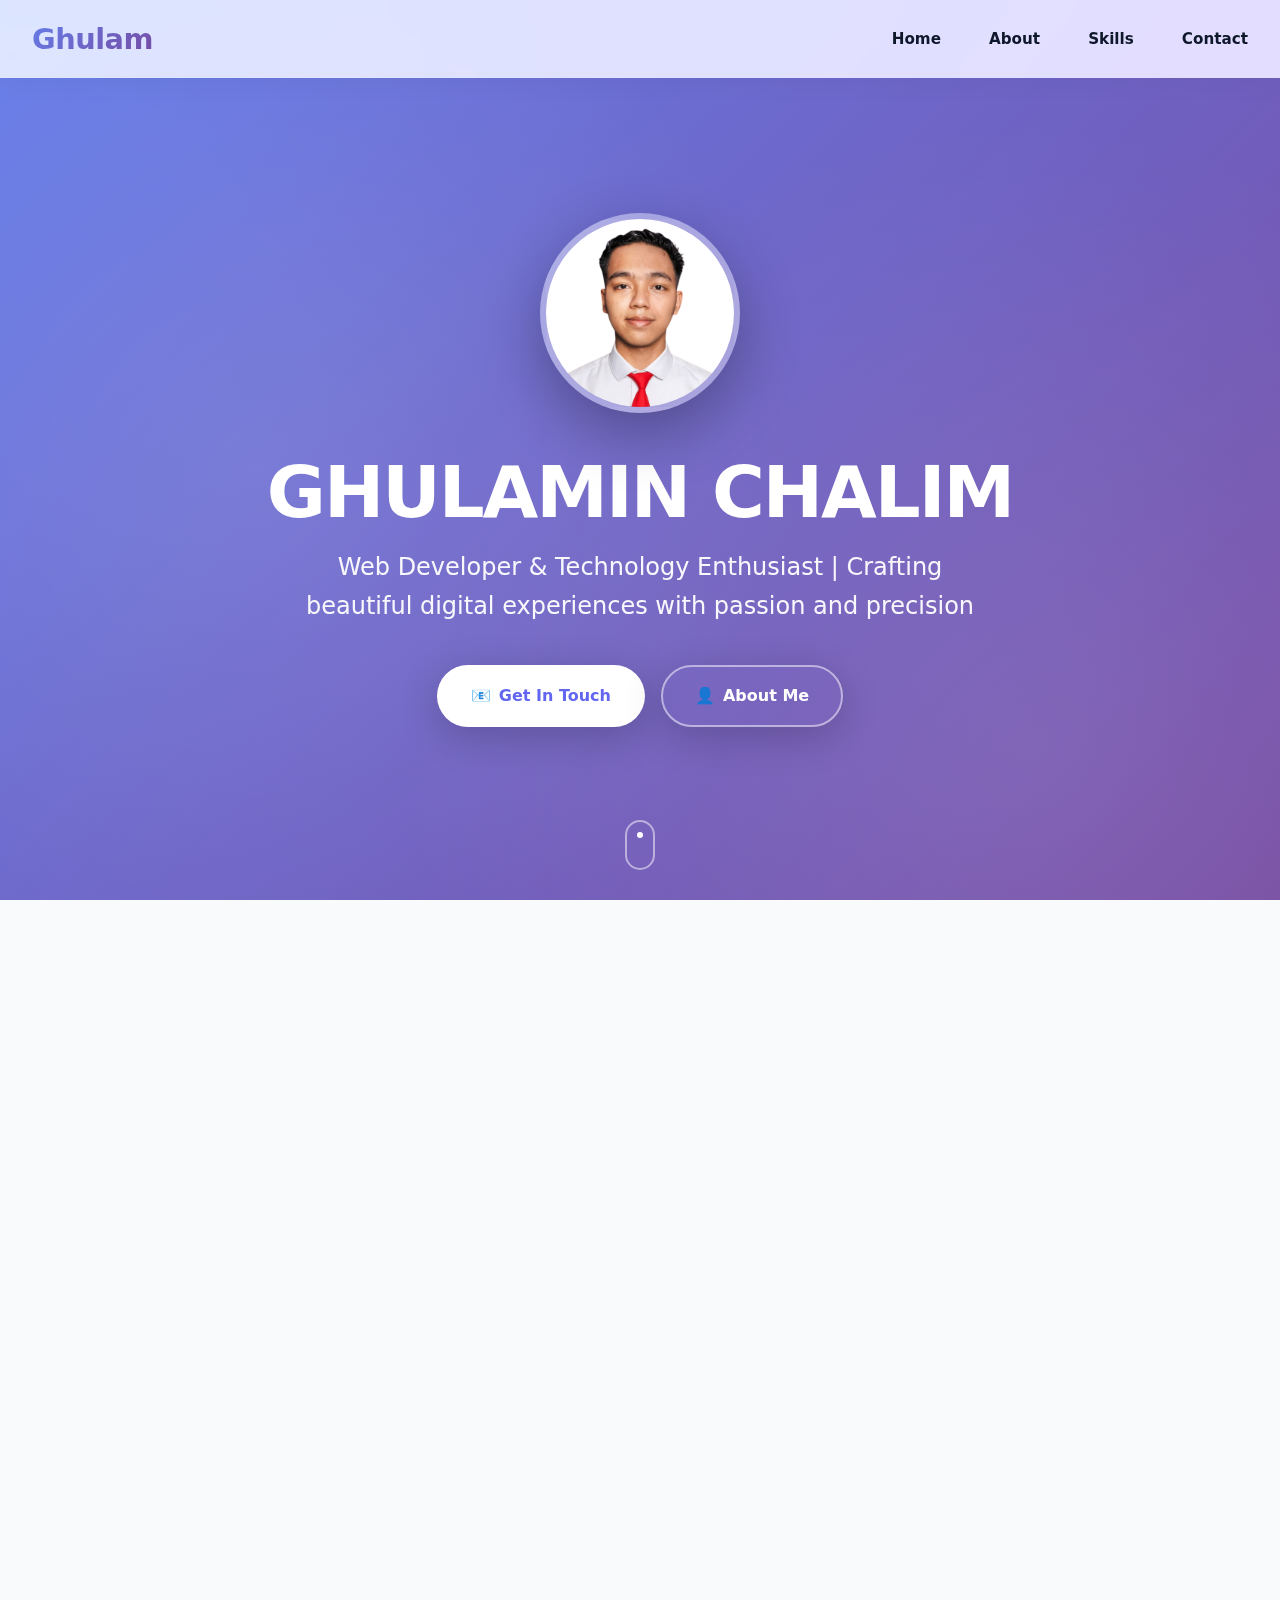
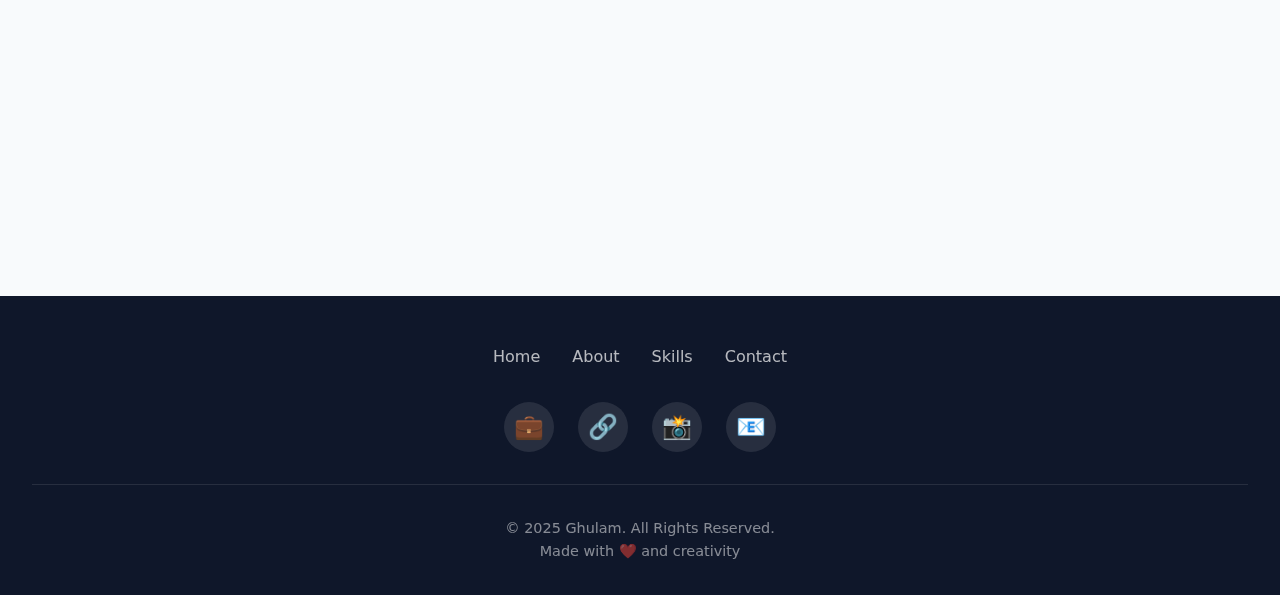
<file: index.html>
<!DOCTYPE html>
<html lang="id">
<head>
    <meta charset="UTF-8">
    <meta name="viewport" content="width=device-width, initial-scale=1.0">
    <title>Portfolio - Ghulam</title>
    <link rel="stylesheet" href="assets/style.css">
</head>
<body>
    <!-- Navigation Bar -->
    <nav id="navbar">
        <div class="nav-container">
            <div class="logo">Ghulam</div>
            <div class="mobile-menu-btn" id="mobileMenuBtn">
                <span></span>
                <span></span>
                <span></span>
            </div>
            <ul class="nav-links" id="navLinks">
                <li><a href="#home">Home</a></li>
                <li><a href="#about">About</a></li>
                <li><a href="#skills">Skills</a></li>
                <li><a href="#contact">Contact</a></li>
            </ul>
        </div>
    </nav>

    <!-- Hero Section -->
    <div id="home" class="hero">
        <div class="hero-content">
            <div class="profile-img-wrapper">
                <img src="assets/profile.png" alt="Profile" class="profile-img">
            </div>
            <h1>GHULAMIN CHALIM</h1>
            <p class="subtitle">Web Developer & Technology Enthusiast | Crafting beautiful digital experiences with passion and precision</p>
            <div class="cta-buttons">
                <a href="#contact" class="cta-button">
                    <span>📧</span> Get In Touch
                </a>
                <a href="#about" class="cta-button secondary">
                    <span>👤</span> About Me
                </a>
            </div>
        </div>
        <div class="scroll-indicator">
            <span></span>
        </div>
    </div>

    <!-- About Section -->
    <section id="about" class="about">
        <div class="section-header">
            <div class="section-tag">TENTANG SAYA</div>
            <h2 class="section-title">Who Am I?</h2>
            <p class="section-description">Passionate developer dengan visi menciptakan web yang indah dan fungsional</p>
        </div>
        <div class="about-content">
            <div class="about-text">
                <p>
                    Halo! Saya adalah seorang <strong>web developer</strong> yang passionate dalam menciptakan 
                    pengalaman digital yang menarik dan fungsional. Dengan pengalaman dalam 
                    berbagai teknologi web modern, saya selalu berusaha untuk terus belajar 
                    dan mengembangkan skill saya.
                </p>
                <p>
                    Saya percaya bahwa <strong>design yang baik</strong> tidak hanya tentang estetika, 
                    tetapi juga tentang memecahkan masalah dan memberikan value kepada pengguna. 
                    Setiap project adalah kesempatan untuk menciptakan sesuatu yang meaningful.
                </p>
                <div class="stats">
                    <div class="stat-item">
                        <div class="stat-number">2+</div>
                        <div class="stat-label">Years Experience</div>
                    </div>
                    <div class="stat-item">
                        <div class="stat-number">5+</div>
                        <div class="stat-label">Projects Done</div>
                    </div>
                    <div class="stat-item">
                        <div class="stat-number">3+</div>
                        <div class="stat-label">Happy Clients</div>
                    </div>
                </div>
            </div>
            <div class="hobbies-section">
                <h3>Hobi & Minat</h3>
                <ul class="hobbies">
                    <li><strong>💻</strong> <span>Coding & Programming</span></li>
                    <li><strong>🎨</strong> <span>UI/UX Design</span></li>
                    <li><strong>📚</strong> <span>Belajar Teknologi Baru</span></li>
                    <li><strong>🎮</strong> <span>Problem Solving</span></li>
                    <li><strong>✈️</strong> <span>Traveling & Exploration</span></li>
                </ul>
            </div>
        </div>
    </section>

    <!-- Skills Section -->
    <section id="skills" class="skills">
        <div class="section-header">
            <div class="section-tag">KEAHLIAN</div>
            <h2 class="section-title">Skills & Expertise</h2>
            <p class="section-description">Teknologi dan tools yang saya kuasai untuk menciptakan solusi digital terbaik</p>
        </div>
        <div class="skills-grid">
            <div class="skill-card">
                <div class="skill-icon">🌐</div>
                <h3>Web Development</h3>
                <p>HTML5, CSS3, JavaScript, React - Membangun website modern, responsive, dan performant</p>
            </div>
            <div class="skill-card">
                <div class="skill-icon">⚙️</div>
                <h3>Backend Development</h3>
                <p>Node.js, Laravel - Building robust server-side applications</p>
            </div>
            <div class="skill-card">
                <div class="skill-icon">🔧</div>
                <h3>Problem Solving</h3>
                <p>Analytical Thinking - Mengidentifikasi dan solve masalah dengan pendekatan sistematis</p>
            </div>
        </div>
    </section>

    <!-- Contact Section -->
    <section id="contact" class="contact">
        <div class="section-header">
            <div class="section-tag">KONTAK</div>
            <h2 class="section-title">Let's Connect</h2>
            <p class="section-description">Punya project atau ide? Mari kita wujudkan bersama!</p>
        </div>
        <div class="contact-grid">
            <div class="contact-card">
                <div class="contact-icon">📱</div>
                <h3>Instagram</h3>
                <a href="https://instagram.com/ghulamc_" target="_blank">@ghulamc_</a>
            </div>
            <div class="contact-card">
                <div class="contact-icon">🌐</div>
                <h3>Personal Website</h3>
                <a href="https://ghulam.my.id" target="_blank">ghulam.my.id</a>
            </div>
        </div>
    </section>

    <!-- Footer -->
    <footer>
        <div class="footer-content">
            <div class="footer-links">
                <a href="#home">Home</a>
                <a href="#about">About</a>
                <a href="#skills">Skills</a>
                <a href="#contact">Contact</a>
            </div>
            <div class="social-links">
                <a href="https://github.com/ghulamch" target="_blank" title="GitHub">💼</a>
                <a href="https://www.linkedin.com/in/ghulaminchalimalwi/" target="_blank" title="LinkedIn">🔗</a>
                <a href="https://instagram.com/ghulamc_" target="_blank" title="Instagram">📸</a>
                <a href="mailto:mail@ghulam.my.id" title="Email">📧</a>
            </div>
            <div class="footer-bottom">
                <p>&copy; 2025 Ghulam. All Rights Reserved.</p>
                <p>Made with ❤️ and creativity</p>
            </div>
        </div>
    </footer>

    <script src="assets/script.js"></script>
</body>
</html>
</file>
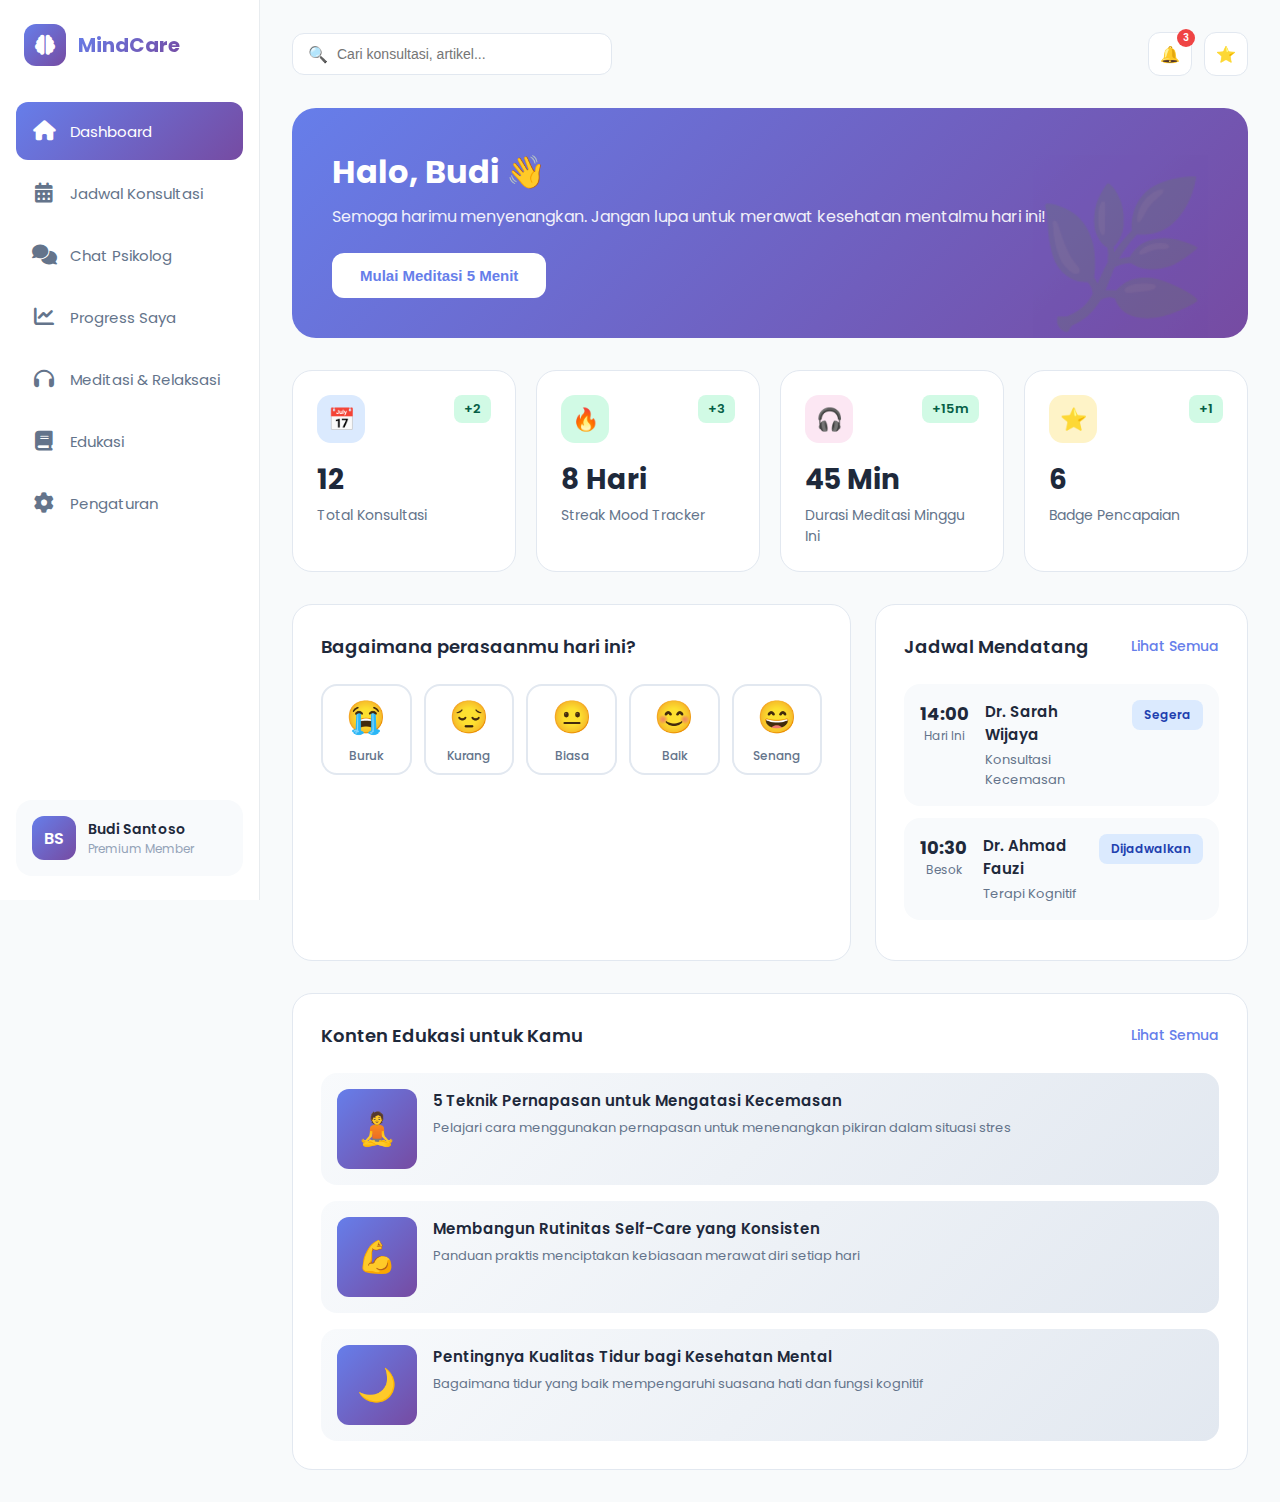
<file: dashboard.html>
<!DOCTYPE html>
<html lang="id">
<head>
    <meta charset="UTF-8">
    <meta name="viewport" content="width=device-width, initial-scale=1.0">
    <title>Dashboard - MindCare</title>
    <link href="https://fonts.googleapis.com/css2?family=Poppins:wght@300;400;500;600;700&display=swap" rel="stylesheet">
    <link rel="stylesheet" href="https://cdnjs.cloudflare.com/ajax/libs/font-awesome/6.4.0/css/all.min.css">
    <style>
        * {
            margin: 0;
            padding: 0;
            box-sizing: border-box;
        }

        body {
            font-family: 'Poppins', sans-serif;
            background: #f8fafb;
            overflow-x: hidden;
        }

        /* Sidebar */
        .sidebar {
            position: fixed;
            left: 0;
            top: 0;
            width: 260px;
            height: 100vh;
            background: white;
            padding: 24px 0;
            z-index: 100;
            transition: transform 0.3s ease;
            border-right: 1px solid #e8ecef;
        }

        .logo-area {
            padding: 0 24px 32px;
            display: flex;
            align-items: center;
            gap: 12px;
        }

        .logo-icon {
            width: 42px;
            height: 42px;
            background: linear-gradient(135deg, #667eea 0%, #764ba2 100%);
            border-radius: 12px;
            display: flex;
            align-items: center;
            justify-content: center;
            font-size: 20px;
            color: white;
        }

        .logo-text {
            font-size: 20px;
            font-weight: 700;
            background: linear-gradient(135deg, #667eea 0%, #764ba2 100%);
            -webkit-background-clip: text;
            -webkit-text-fill-color: transparent;
        }

        .nav-menu {
            list-style: none;
        }

        .nav-item {
            margin: 4px 16px;
        }

        .nav-link {
            display: flex;
            align-items: center;
            gap: 14px;
            padding: 14px 16px;
            color: #64748b;
            text-decoration: none;
            border-radius: 12px;
            transition: all 0.2s;
            font-size: 15px;
        }

        .nav-link:hover {
            background: #f1f5f9;
            color: #334155;
        }

        .nav-link.active {
            background: linear-gradient(135deg, #667eea 0%, #764ba2 100%);
            color: white;
        }

        .nav-icon {
            font-size: 20px;
            width: 24px;
            text-align: center;
        }

        .user-profile {
            position: absolute;
            bottom: 24px;
            left: 16px;
            right: 16px;
            padding: 16px;
            background: #f8fafc;
            border-radius: 16px;
            display: flex;
            align-items: center;
            gap: 12px;
        }

        .profile-img {
            width: 44px;
            height: 44px;
            border-radius: 12px;
            background: linear-gradient(135deg, #667eea 0%, #764ba2 100%);
            display: flex;
            align-items: center;
            justify-content: center;
            color: white;
            font-weight: 600;
            font-size: 16px;
        }

        .profile-info h4 {
            font-size: 14px;
            font-weight: 600;
            color: #1e293b;
        }

        .profile-info p {
            font-size: 12px;
            color: #94a3b8;
        }

        /* Main Content */
        .main-content {
            margin-left: 260px;
            padding: 32px;
            min-height: 100vh;
        }

        .top-bar {
            display: flex;
            justify-content: space-between;
            align-items: center;
            margin-bottom: 32px;
        }

        .search-box {
            position: relative;
            width: 320px;
        }

        .search-box input {
            width: 100%;
            padding: 12px 16px 12px 44px;
            border: 1px solid #e2e8f0;
            border-radius: 12px;
            font-size: 14px;
            outline: none;
            transition: all 0.2s;
        }

        .search-box input:focus {
            border-color: #667eea;
            box-shadow: 0 0 0 3px rgba(102, 126, 234, 0.1);
        }

        .search-icon {
            position: absolute;
            left: 16px;
            top: 50%;
            transform: translateY(-50%);
            color: #94a3b8;
        }

        .top-actions {
            display: flex;
            gap: 12px;
        }

        .icon-btn {
            width: 44px;
            height: 44px;
            border-radius: 12px;
            border: 1px solid #e2e8f0;
            background: white;
            display: flex;
            align-items: center;
            justify-content: center;
            cursor: pointer;
            transition: all 0.2s;
            position: relative;
        }

        .icon-btn:hover {
            background: #f8fafc;
            border-color: #cbd5e1;
        }

        .badge-notif {
            position: absolute;
            top: -4px;
            right: -4px;
            width: 18px;
            height: 18px;
            background: #ef4444;
            border-radius: 50%;
            font-size: 10px;
            color: white;
            display: flex;
            align-items: center;
            justify-content: center;
            font-weight: 600;
        }

        /* Hero Section */
        .hero-section {
            background: linear-gradient(135deg, #667eea 0%, #764ba2 100%);
            border-radius: 24px;
            padding: 40px;
            margin-bottom: 32px;
            color: white;
            position: relative;
            overflow: hidden;
        }

        .hero-content h1 {
            font-size: 32px;
            margin-bottom: 8px;
            font-weight: 700;
        }

        .hero-content p {
            font-size: 16px;
            opacity: 0.9;
            margin-bottom: 24px;
        }

        .btn-gradient {
            padding: 14px 28px;
            background: white;
            color: #667eea;
            border: none;
            border-radius: 12px;
            font-weight: 600;
            font-size: 15px;
            cursor: pointer;
            transition: all 0.2s;
        }

        .btn-gradient:hover {
            transform: translateY(-2px);
            box-shadow: 0 8px 20px rgba(0,0,0,0.15);
        }

        .hero-illustration {
            position: absolute;
            right: 40px;
            bottom: -20px;
            font-size: 140px;
            opacity: 0.15;
        }

        /* Stats Grid */
        .stats-row {
            display: grid;
            grid-template-columns: repeat(auto-fit, minmax(200px, 1fr));
            gap: 20px;
            margin-bottom: 32px;
        }

        .stat-card {
            background: white;
            padding: 24px;
            border-radius: 20px;
            border: 1px solid #e2e8f0;
            transition: all 0.2s;
        }

        .stat-card:hover {
            border-color: #cbd5e1;
            transform: translateY(-4px);
            box-shadow: 0 12px 24px rgba(0,0,0,0.08);
        }

        .stat-header {
            display: flex;
            justify-content: space-between;
            align-items: flex-start;
            margin-bottom: 16px;
        }

        .stat-icon {
            width: 48px;
            height: 48px;
            border-radius: 14px;
            display: flex;
            align-items: center;
            justify-content: center;
            font-size: 22px;
        }

        .stat-trend {
            font-size: 13px;
            padding: 4px 10px;
            border-radius: 8px;
            font-weight: 600;
        }

        .trend-up {
            background: #d1fae5;
            color: #065f46;
        }

        .stat-value {
            font-size: 28px;
            font-weight: 700;
            color: #1e293b;
            margin-bottom: 4px;
        }

        .stat-label {
            font-size: 14px;
            color: #64748b;
        }

        /* Content Grid */
        .content-grid {
            display: grid;
            grid-template-columns: 1.5fr 1fr;
            gap: 24px;
            margin-bottom: 32px;
        }

        .card {
            background: white;
            border-radius: 20px;
            padding: 28px;
            border: 1px solid #e2e8f0;
        }

        .card-header {
            display: flex;
            justify-content: space-between;
            align-items: center;
            margin-bottom: 24px;
        }

        .card-title {
            font-size: 18px;
            font-weight: 600;
            color: #1e293b;
        }

        .view-all {
            color: #667eea;
            font-size: 14px;
            text-decoration: none;
            font-weight: 500;
        }

        /* Mood Selector */
        .mood-grid {
            display: grid;
            grid-template-columns: repeat(5, 1fr);
            gap: 12px;
        }

        .mood-option {
            aspect-ratio: 1;
            border: 2px solid #e2e8f0;
            border-radius: 16px;
            display: flex;
            flex-direction: column;
            align-items: center;
            justify-content: center;
            cursor: pointer;
            transition: all 0.2s;
            background: white;
        }

        .mood-option:hover {
            border-color: #667eea;
            transform: scale(1.05);
        }

        .mood-option.selected {
            border-color: #667eea;
            background: #f0f4ff;
        }

        .mood-emoji {
            font-size: 32px;
            margin-bottom: 6px;
        }

        .mood-text {
            font-size: 12px;
            color: #64748b;
            font-weight: 500;
        }

        /* Appointments */
        .appointment-item {
            display: flex;
            gap: 16px;
            padding: 16px;
            border-radius: 16px;
            background: #f8fafc;
            margin-bottom: 12px;
            transition: all 0.2s;
        }

        .appointment-item:hover {
            background: #f1f5f9;
        }

        .appointment-time {
            flex-shrink: 0;
            text-align: center;
        }

        .time-hour {
            font-size: 18px;
            font-weight: 700;
            color: #1e293b;
        }

        .time-period {
            font-size: 12px;
            color: #64748b;
        }

        .appointment-details h4 {
            font-size: 15px;
            font-weight: 600;
            color: #1e293b;
            margin-bottom: 4px;
        }

        .appointment-details p {
            font-size: 13px;
            color: #64748b;
        }

        .appointment-status {
            margin-left: auto;
            padding: 6px 12px;
            border-radius: 8px;
            font-size: 12px;
            font-weight: 600;
            height: fit-content;
        }

        .status-upcoming {
            background: #dbeafe;
            color: #1e40af;
        }

        /* Education Cards */
        .education-list {
            display: flex;
            flex-direction: column;
            gap: 16px;
        }

        .education-card {
            display: flex;
            gap: 16px;
            padding: 16px;
            border-radius: 16px;
            background: linear-gradient(135deg, #f8fafc 0%, #e2e8f0 100%);
            cursor: pointer;
            transition: all 0.2s;
        }

        .education-card:hover {
            transform: translateX(4px);
        }

        .edu-thumbnail {
            width: 80px;
            height: 80px;
            border-radius: 12px;
            background: linear-gradient(135deg, #667eea 0%, #764ba2 100%);
            display: flex;
            align-items: center;
            justify-content: center;
            font-size: 32px;
            flex-shrink: 0;
        }

        .edu-content h4 {
            font-size: 15px;
            font-weight: 600;
            color: #1e293b;
            margin-bottom: 6px;
        }

        .edu-content p {
            font-size: 13px;
            color: #64748b;
            line-height: 1.5;
        }

        /* Mobile Toggle */
        .mobile-toggle {
            display: none;
            position: fixed;
            top: 20px;
            left: 20px;
            width: 44px;
            height: 44px;
            background: white;
            border: 1px solid #e2e8f0;
            border-radius: 12px;
            align-items: center;
            justify-content: center;
            cursor: pointer;
            z-index: 101;
        }

        /* Responsive */
        @media (max-width: 1024px) {
            .content-grid {
                grid-template-columns: 1fr;
            }
        }

        @media (max-width: 768px) {
            .sidebar {
                transform: translateX(-100%);
            }

            .sidebar.active {
                transform: translateX(0);
            }

            .main-content {
                margin-left: 0;
                padding: 24px 16px;
            }

            .mobile-toggle {
                display: flex;
            }

            .search-box {
                display: none;
            }

            .hero-section {
                padding: 28px;
            }

            .hero-content h1 {
                font-size: 24px;
            }

            .stats-row {
                grid-template-columns: 1fr;
            }

            .mood-grid {
                grid-template-columns: repeat(3, 1fr);
            }
        }
    </style>
</head>
<body>
    <!-- Mobile Toggle -->
    <div class="mobile-toggle" onclick="toggleSidebar()">
        ☰
    </div>

    <!-- Sidebar -->
    <aside class="sidebar" id="sidebar">
        <div class="logo-area">
            <div class="logo-icon"><i class="fas fa-brain"></i></div>
            <div class="logo-text">MindCare</div>
        </div>

        <ul class="nav-menu">
            <li class="nav-item">
                <a href="#" class="nav-link active">
                    <span class="nav-icon"><i class="fas fa-home"></i></span>
                    Dashboard
                </a>
            </li>
            <li class="nav-item">
                <a href="#" class="nav-link">
                    <span class="nav-icon"><i class="fas fa-calendar-alt"></i></span>
                    Jadwal Konsultasi
                </a>
            </li>
            <li class="nav-item">
                <a href="#" class="nav-link">
                    <span class="nav-icon"><i class="fas fa-comments"></i></span>
                    Chat Psikolog
                </a>
            </li>
            <li class="nav-item">
                <a href="#" class="nav-link">
                    <span class="nav-icon"><i class="fas fa-chart-line"></i></span>
                    Progress Saya
                </a>
            </li>
            <li class="nav-item">
                <a href="#" class="nav-link">
                    <span class="nav-icon"><i class="fas fa-headphones"></i></span>
                    Meditasi & Relaksasi
                </a>
            </li>
            <li class="nav-item">
                <a href="#" class="nav-link">
                    <span class="nav-icon"><i class="fas fa-book"></i></span>
                    Edukasi
                </a>
            </li>
            <li class="nav-item">
                <a href="#" class="nav-link">
                    <span class="nav-icon"><i class="fas fa-cog"></i></span>
                    Pengaturan
                </a>
            </li>
        </ul>

        <div class="user-profile">
            <div class="profile-img">BS</div>
            <div class="profile-info">
                <h4>Budi Santoso</h4>
                <p>Premium Member</p>
            </div>
        </div>
    </aside>

    <!-- Main Content -->
    <main class="main-content">
        <!-- Top Bar -->
        <div class="top-bar">
            <div class="search-box">
                <span class="search-icon">🔍</span>
                <input type="text" placeholder="Cari konsultasi, artikel...">
            </div>

            <div class="top-actions">
                <div class="icon-btn">
                    🔔
                    <span class="badge-notif">3</span>
                </div>
                <div class="icon-btn">⭐</div>
            </div>
        </div>

        <!-- Hero Section -->
        <section class="hero-section">
            <div class="hero-content">
                <h1>Halo, Budi 👋</h1>
                <p>Semoga harimu menyenangkan. Jangan lupa untuk merawat kesehatan mentalmu hari ini!</p>
                <button class="btn-gradient" onclick="alert('Memulai sesi meditasi...')">Mulai Meditasi 5 Menit</button>
            </div>
            <div class="hero-illustration">🌿</div>
        </section>

        <!-- Stats Row -->
        <div class="stats-row">
            <div class="stat-card">
                <div class="stat-header">
                    <div class="stat-icon" style="background: #dbeafe;">📅</div>
                    <div class="stat-trend trend-up">+2</div>
                </div>
                <div class="stat-value">12</div>
                <div class="stat-label">Total Konsultasi</div>
            </div>

            <div class="stat-card">
                <div class="stat-header">
                    <div class="stat-icon" style="background: #d1fae5;">🔥</div>
                    <div class="stat-trend trend-up">+3</div>
                </div>
                <div class="stat-value">8 Hari</div>
                <div class="stat-label">Streak Mood Tracker</div>
            </div>

            <div class="stat-card">
                <div class="stat-header">
                    <div class="stat-icon" style="background: #fce7f3;">🎧</div>
                    <div class="stat-trend trend-up">+15m</div>
                </div>
                <div class="stat-value">45 Min</div>
                <div class="stat-label">Durasi Meditasi Minggu Ini</div>
            </div>

            <div class="stat-card">
                <div class="stat-header">
                    <div class="stat-icon" style="background: #fef3c7;">⭐</div>
                    <div class="stat-trend trend-up">+1</div>
                </div>
                <div class="stat-value">6</div>
                <div class="stat-label">Badge Pencapaian</div>
            </div>
        </div>

        <!-- Content Grid -->
        <div class="content-grid">
            <!-- Mood Tracker -->
            <div class="card">
                <div class="card-header">
                    <h3 class="card-title">Bagaimana perasaanmu hari ini?</h3>
                </div>
                <div class="mood-grid">
                    <div class="mood-option" onclick="selectMood(this)">
                        <div class="mood-emoji">😭</div>
                        <div class="mood-text">Buruk</div>
                    </div>
                    <div class="mood-option" onclick="selectMood(this)">
                        <div class="mood-emoji">😔</div>
                        <div class="mood-text">Kurang</div>
                    </div>
                    <div class="mood-option" onclick="selectMood(this)">
                        <div class="mood-emoji">😐</div>
                        <div class="mood-text">Biasa</div>
                    </div>
                    <div class="mood-option" onclick="selectMood(this)">
                        <div class="mood-emoji">😊</div>
                        <div class="mood-text">Baik</div>
                    </div>
                    <div class="mood-option" onclick="selectMood(this)">
                        <div class="mood-emoji">😄</div>
                        <div class="mood-text">Senang</div>
                    </div>
                </div>
            </div>

            <!-- Upcoming Appointments -->
            <div class="card">
                <div class="card-header">
                    <h3 class="card-title">Jadwal Mendatang</h3>
                    <a href="#" class="view-all">Lihat Semua</a>
                </div>
                
                <div class="appointment-item">
                    <div class="appointment-time">
                        <div class="time-hour">14:00</div>
                        <div class="time-period">Hari Ini</div>
                    </div>
                    <div class="appointment-details">
                        <h4>Dr. Sarah Wijaya</h4>
                        <p>Konsultasi Kecemasan</p>
                    </div>
                    <div class="appointment-status status-upcoming">Segera</div>
                </div>

                <div class="appointment-item">
                    <div class="appointment-time">
                        <div class="time-hour">10:30</div>
                        <div class="time-period">Besok</div>
                    </div>
                    <div class="appointment-details">
                        <h4>Dr. Ahmad Fauzi</h4>
                        <p>Terapi Kognitif</p>
                    </div>
                    <div class="appointment-status status-upcoming">Dijadwalkan</div>
                </div>
            </div>
        </div>

        <!-- Education Section -->
        <div class="card">
            <div class="card-header">
                <h3 class="card-title">Konten Edukasi untuk Kamu</h3>
                <a href="#" class="view-all">Lihat Semua</a>
            </div>

            <div class="education-list">
                <div class="education-card">
                    <div class="edu-thumbnail">🧘</div>
                    <div class="edu-content">
                        <h4>5 Teknik Pernapasan untuk Mengatasi Kecemasan</h4>
                        <p>Pelajari cara menggunakan pernapasan untuk menenangkan pikiran dalam situasi stres</p>
                    </div>
                </div>

                <div class="education-card">
                    <div class="edu-thumbnail">💪</div>
                    <div class="edu-content">
                        <h4>Membangun Rutinitas Self-Care yang Konsisten</h4>
                        <p>Panduan praktis menciptakan kebiasaan merawat diri setiap hari</p>
                    </div>
                </div>

                <div class="education-card">
                    <div class="edu-thumbnail">🌙</div>
                    <div class="edu-content">
                        <h4>Pentingnya Kualitas Tidur bagi Kesehatan Mental</h4>
                        <p>Bagaimana tidur yang baik mempengaruhi suasana hati dan fungsi kognitif</p>
                    </div>
                </div>
            </div>
        </div>
    </main>

    <script>
        function toggleSidebar() {
            document.getElementById('sidebar').classList.toggle('active');
        }

        function selectMood(element) {
            document.querySelectorAll('.mood-option').forEach(opt => {
                opt.classList.remove('selected');
            });
            element.classList.add('selected');
            
            setTimeout(() => {
                alert('Mood kamu tersimpan! Terima kasih sudah berbagi perasaanmu hari ini 💙');
            }, 200);
        }

        // Close sidebar when clicking outside on mobile
        document.addEventListener('click', function(event) {
            const sidebar = document.getElementById('sidebar');
            const toggle = document.querySelector('.mobile-toggle');
            
            if (window.innerWidth <= 768 && sidebar.classList.contains('active')) {
                if (!sidebar.contains(event.target) && !toggle.contains(event.target)) {
                    sidebar.classList.remove('active');
                }
            }
        });
    </script>
</body>
</html>
</file>
<file: assets/style.css>
* {
            margin: 0;
            padding: 0;
            box-sizing: border-box;
        }

        :root {
            --primary: #6366f1;
            --primary-dark: #4f46e5;
            --secondary: #ec4899;
            --accent: #f59e0b;
            --dark: #0f172a;
            --light: #f8fafc;
            --gray: #64748b;
            --gradient-1: linear-gradient(135deg, #667eea 0%, #764ba2 100%);
            --gradient-2: linear-gradient(135deg, #f093fb 0%, #f5576c 100%);
            --gradient-3: linear-gradient(135deg, #4facfe 0%, #00f2fe 100%);
        }

        html {
            scroll-behavior: smooth;
            margin: 0;
            padding: 0;
        }

        body {
            font-family: 'Segoe UI', system-ui, -apple-system, sans-serif;
            line-height: 1.6;
            color: var(--dark);
            background: var(--light);
            overflow-x: hidden;
            margin: 0;
            padding: 0;
        }

        /* Navigation Bar - Enhanced */
        nav {
            position: fixed;
            top: 0;
            width: 100%;
            background: rgba(255, 255, 255, 0.8);
            backdrop-filter: blur(20px) saturate(180%);
            box-shadow: 0 1px 30px rgba(0,0,0,0.05);
            z-index: 1000;
            transition: all 0.4s cubic-bezier(0.4, 0, 0.2, 1);
        }

        nav.scrolled {
            background: rgba(255, 255, 255, 0.95);
            box-shadow: 0 4px 30px rgba(0,0,0,0.1);
        }

        .nav-container {
            max-width: 1400px;
            margin: 0 auto;
            padding: 1rem 2rem;
            display: flex;
            justify-content: space-between;
            align-items: center;
        }

        .logo {
            font-size: 1.8rem;
            font-weight: 800;
            background: var(--gradient-1);
            -webkit-background-clip: text;
            -webkit-text-fill-color: transparent;
            background-clip: text;
            letter-spacing: -0.5px;
        }

        .nav-links {
            display: flex;
            gap: 3rem;
            list-style: none;
        }

        .nav-links a {
            text-decoration: none;
            color: var(--dark);
            font-weight: 600;
            font-size: 0.95rem;
            position: relative;
            transition: all 0.3s ease;
            padding: 0.5rem 0;
        }

        .nav-links a::before {
            content: '';
            position: absolute;
            bottom: 0;
            left: 50%;
            width: 0;
            height: 3px;
            background: var(--gradient-1);
            transform: translateX(-50%);
            border-radius: 2px;
            transition: width 0.3s ease;
        }

        .nav-links a:hover::before {
            width: 100%;
        }

        .nav-links a:hover {
            color: var(--primary);
        }

        .mobile-menu-btn {
            display: none;
            flex-direction: column;
            gap: 5px;
            cursor: pointer;
            z-index: 1001;
        }

        .mobile-menu-btn span {
            width: 25px;
            height: 3px;
            background: var(--dark);
            border-radius: 2px;
            transition: all 0.3s ease;
        }

        .mobile-menu-btn.active span:nth-child(1) {
            transform: rotate(45deg) translate(5px, 5px);
        }

        .mobile-menu-btn.active span:nth-child(2) {
            opacity: 0;
        }

        .mobile-menu-btn.active span:nth-child(3) {
            transform: rotate(-45deg) translate(7px, -6px);
        }

        /* Hero Section - Ultra Modern */
        .hero {
            min-height: 100vh;
            width: 100vw;
            position: relative;
            left: 50%;
            right: 50%;
            margin-left: -50vw;
            margin-right: -50vw;
            display: flex;
            align-items: center;
            justify-content: center;
            background: var(--gradient-1);
            overflow: hidden;
            padding: 120px 0 80px;
        }

        .hero::before {
            content: '';
            position: absolute;
            width: 100%;
            height: 100%;
            background: 
                radial-gradient(circle at 20% 50%, rgba(255,255,255,0.1) 0%, transparent 50%),
                radial-gradient(circle at 80% 80%, rgba(255,255,255,0.1) 0%, transparent 50%);
            animation: pulse 8s ease-in-out infinite;
        }

        @keyframes pulse {
            0%, 100% { opacity: 1; }
            50% { opacity: 0.5; }
        }

        .hero-content {
            text-align: center;
            color: white;
            z-index: 1;
            max-width: 900px;
            animation: fadeInUp 1s ease;
            padding: 0 20px;
            width: 100%;
        }

        .profile-img-wrapper {
            position: relative;
            display: inline-block;
            margin-bottom: 2rem;
        }

        .profile-img {
            width: 200px;
            height: 200px;
            border-radius: 50%;
            border: 6px solid rgba(255,255,255,0.3);
            margin: 0 auto;
            object-fit: cover;
            box-shadow: 0 20px 60px rgba(0,0,0,0.3);
            animation: float 4s ease-in-out infinite;
            background: linear-gradient(135deg, rgba(255,255,255,0.2) 0%, rgba(255,255,255,0.1) 100%);
            display: flex;
            align-items: center;
            justify-content: center;
            font-size: 5rem;
            position: relative;
            z-index: 1;
        }

        .profile-img::before {
            content: '';
            position: absolute;
            inset: -10px;
            border-radius: 50%;
            background: conic-gradient(from 0deg, transparent, rgba(255,255,255,0.5), transparent);
            animation: rotate 3s linear infinite;
            z-index: -1;
        }

        @keyframes rotate {
            100% { transform: rotate(360deg); }
        }

        @keyframes float {
            0%, 100% { transform: translateY(0px); }
            50% { transform: translateY(-25px); }
        }

        .hero h1 {
            font-size: clamp(2.5rem, 6vw, 4.5rem);
            margin-bottom: 1rem;
            font-weight: 800;
            letter-spacing: -2px;
            line-height: 1.1;
        }

        .hero .subtitle {
            font-size: clamp(1.1rem, 2.5vw, 1.5rem);
            opacity: 0.95;
            max-width: 700px;
            margin: 0 auto 2.5rem;
            font-weight: 300;
            line-height: 1.6;
        }

        .cta-buttons {
            display: flex;
            gap: 1rem;
            justify-content: center;
            flex-wrap: wrap;
        }

        .cta-button {
            display: inline-flex;
            align-items: center;
            gap: 0.5rem;
            padding: 1rem 2rem;
            background: white;
            color: var(--primary);
            text-decoration: none;
            border-radius: 50px;
            font-weight: 700;
            font-size: 1rem;
            transition: all 0.3s cubic-bezier(0.4, 0, 0.2, 1);
            box-shadow: 0 10px 40px rgba(0,0,0,0.2);
            border: 2px solid transparent;
        }

        .cta-button:hover {
            transform: translateY(-5px);
            box-shadow: 0 15px 50px rgba(0,0,0,0.3);
        }

        .cta-button.secondary {
            background: transparent;
            color: white;
            border: 2px solid rgba(255,255,255,0.5);
        }

        .cta-button.secondary:hover {
            background: rgba(255,255,255,0.1);
            border-color: white;
        }

        .scroll-indicator {
            position: absolute;
            bottom: 30px;
            left: 50%;
            transform: translateX(-50%);
            animation: bounce 2s infinite;
        }

        .scroll-indicator span {
            display: block;
            width: 30px;
            height: 50px;
            border: 2px solid rgba(255,255,255,0.5);
            border-radius: 25px;
            position: relative;
        }

        .scroll-indicator span::before {
            content: '';
            position: absolute;
            top: 10px;
            left: 50%;
            width: 6px;
            height: 6px;
            background: white;
            border-radius: 50%;
            transform: translateX(-50%);
            animation: scroll 2s infinite;
        }

        @keyframes bounce {
            0%, 20%, 50%, 80%, 100% { transform: translateX(-50%) translateY(0); }
            40% { transform: translateX(-50%) translateY(-10px); }
            60% { transform: translateX(-50%) translateY(-5px); }
        }

        @keyframes scroll {
            0% { opacity: 1; top: 10px; }
            100% { opacity: 0; top: 30px; }
        }

        /* Section Styling - Enhanced */
        section {
            padding: clamp(3rem, 8vw, 6rem) 2rem;
            max-width: 1400px;
            margin: 0 auto;
            position: relative;
        }

        .section-header {
            text-align: center;
            margin-bottom: 4rem;
        }

        .section-tag {
            display: inline-block;
            padding: 0.5rem 1.5rem;
            background: rgba(99, 102, 241, 0.1);
            color: var(--primary);
            border-radius: 50px;
            font-size: 0.9rem;
            font-weight: 600;
            margin-bottom: 1rem;
            letter-spacing: 0.5px;
        }

        .section-title {
            font-size: clamp(2rem, 5vw, 3.5rem);
            font-weight: 800;
            margin-bottom: 1rem;
            letter-spacing: -1px;
            color: var(--dark);
        }

        .section-description {
            font-size: 1.2rem;
            color: var(--gray);
            max-width: 700px;
            margin: 0 auto;
        }

        /* About Section - Card Style */
        .about {
            background: white;
        }

        .about-content {
            display: grid;
            grid-template-columns: repeat(auto-fit, minmax(300px, 1fr));
            gap: 3rem;
            align-items: start;
        }

        .about-text {
            background: linear-gradient(135deg, #f5f7fa 0%, #ffffff 100%);
            padding: 3rem;
            border-radius: 20px;
            box-shadow: 0 10px 40px rgba(0,0,0,0.05);
        }

        .about-text p {
            font-size: 1.1rem;
            color: var(--gray);
            margin-bottom: 1.5rem;
            line-height: 1.9;
        }

        .stats {
            display: grid;
            grid-template-columns: repeat(auto-fit, minmax(100px, 1fr));
            gap: 2rem;
            margin-top: 2rem;
        }

        .stat-item {
            text-align: center;
        }

        .stat-number {
            font-size: 2.5rem;
            font-weight: 800;
            background: var(--gradient-1);
            -webkit-background-clip: text;
            -webkit-text-fill-color: transparent;
            background-clip: text;
        }

        .stat-label {
            font-size: 0.9rem;
            color: var(--gray);
            margin-top: 0.5rem;
        }

        .hobbies-section {
            background: white;
            padding: 3rem;
            border-radius: 20px;
            box-shadow: 0 10px 40px rgba(0,0,0,0.05);
        }

        .hobbies-section h3 {
            font-size: 1.8rem;
            margin-bottom: 1.5rem;
            color: var(--dark);
        }

        .hobbies {
            list-style: none;
            display: grid;
            gap: 1rem;
        }

        .hobbies li {
            padding: 1.2rem 1.5rem;
            background: linear-gradient(135deg, #f5f7fa 0%, #ffffff 100%);
            border-left: 4px solid var(--primary);
            border-radius: 10px;
            transition: all 0.3s ease;
            display: flex;
            align-items: center;
            gap: 1rem;
        }

        .hobbies li:hover {
            transform: translateX(10px);
            box-shadow: 0 8px 25px rgba(99, 102, 241, 0.15);
            border-left-width: 6px;
        }

        .hobbies li strong {
            font-size: 1.5rem;
            min-width: 30px;
        }

        /* Skills Section - Modern Cards */
        .skills {
            background: linear-gradient(135deg, #f5f7fa 0%, #e8edf2 100%);
        }

        .skills-grid {
            display: grid;
            grid-template-columns: repeat(auto-fit, minmax(280px, 1fr));
            gap: 2rem;
        }

        .skill-card {
            background: white;
            padding: 2.5rem;
            border-radius: 20px;
            text-align: center;
            transition: all 0.4s cubic-bezier(0.4, 0, 0.2, 1);
            box-shadow: 0 4px 20px rgba(0,0,0,0.08);
            position: relative;
            overflow: hidden;
        }

        .skill-card::before {
            content: '';
            position: absolute;
            top: 0;
            left: 0;
            width: 100%;
            height: 4px;
            background: var(--gradient-1);
            transform: scaleX(0);
            transition: transform 0.4s ease;
        }

        .skill-card:hover::before {
            transform: scaleX(1);
        }

        .skill-card:hover {
            transform: translateY(-15px);
            box-shadow: 0 20px 60px rgba(99, 102, 241, 0.2);
        }

        .skill-icon {
            font-size: 3.5rem;
            margin-bottom: 1.5rem;
            display: inline-block;
            transition: transform 0.4s ease;
        }

        .skill-card:hover .skill-icon {
            transform: scale(1.2) rotate(5deg);
        }

        .skill-card h3 {
            font-size: 1.5rem;
            margin-bottom: 1rem;
            color: var(--dark);
            font-weight: 700;
        }

        .skill-card p {
            color: var(--gray);
            line-height: 1.7;
            font-size: 1rem;
        }

        /* Contact Section - Modern Grid */
        .contact {
            background: white;
        }

        .contact-grid {
            display: grid;
            grid-template-columns: repeat(auto-fit, minmax(250px, 1fr));
            gap: 2rem;
            max-width: 1000px;
            margin: 0 auto;
        }

        .contact-card {
            text-align: center;
            padding: 2.5rem 2rem;
            background: linear-gradient(135deg, #f5f7fa 0%, #ffffff 100%);
            border-radius: 20px;
            transition: all 0.4s cubic-bezier(0.4, 0, 0.2, 1);
            border: 2px solid transparent;
            position: relative;
            overflow: hidden;
        }

        .contact-card::before {
            content: '';
            position: absolute;
            inset: 0;
            background: var(--gradient-1);
            opacity: 0;
            transition: opacity 0.4s ease;
        }

        .contact-card:hover::before {
            opacity: 1;
        }

        .contact-card:hover {
            transform: translateY(-10px) scale(1.05);
            border-color: var(--primary);
        }

        .contact-card > * {
            position: relative;
            z-index: 1;
        }

        .contact-icon {
            font-size: 3rem;
            margin-bottom: 1rem;
            transition: all 0.4s ease;
        }

        .contact-card:hover .contact-icon {
            transform: scale(1.2);
        }

        .contact-card h3 {
            font-size: 1.3rem;
            margin-bottom: 0.8rem;
            font-weight: 700;
            transition: color 0.4s ease;
        }

        .contact-card:hover h3,
        .contact-card:hover a {
            color: white !important;
        }

        .contact-card a {
            color: var(--primary);
            text-decoration: none;
            font-weight: 600;
            transition: color 0.4s ease;
            word-break: break-word;
        }

        /* Footer - Modern */
        footer {
            background: var(--dark);
            color: white;
            padding: 3rem 2rem 2rem;
            text-align: center;
        }

        .footer-content {
            max-width: 1400px;
            margin: 0 auto;
        }

        .footer-links {
            display: flex;
            justify-content: center;
            gap: 2rem;
            margin-bottom: 2rem;
            flex-wrap: wrap;
        }

        .footer-links a {
            color: rgba(255,255,255,0.7);
            text-decoration: none;
            transition: color 0.3s ease;
            font-weight: 500;
        }

        .footer-links a:hover {
            color: white;
        }

        .social-links {
            display: flex;
            justify-content: center;
            gap: 1.5rem;
            margin-bottom: 2rem;
        }

        .social-links a {
            width: 50px;
            height: 50px;
            border-radius: 50%;
            background: rgba(255,255,255,0.1);
            display: flex;
            align-items: center;
            justify-content: center;
            font-size: 1.5rem;
            transition: all 0.3s ease;
            text-decoration: none;
        }

        .social-links a:hover {
            background: var(--primary);
            transform: translateY(-5px);
        }

        .footer-bottom {
            padding-top: 2rem;
            border-top: 1px solid rgba(255,255,255,0.1);
            color: rgba(255,255,255,0.5);
            font-size: 0.9rem;
        }

        /* Animations */
        @keyframes fadeInUp {
            from {
                opacity: 0;
                transform: translateY(40px);
            }
            to {
                opacity: 1;
                transform: translateY(0);
            }
        }

        .fade-in {
            animation: fadeInUp 0.8s ease forwards;
        }

        /* Responsive Design */
        @media (max-width: 1024px) {
            .nav-links {
                gap: 2rem;
            }
            
            section {
                padding: 4rem 1.5rem;
            }
        }

        @media (max-width: 768px) {
            .mobile-menu-btn {
                display: flex;
            }

            .nav-links {
                position: fixed;
                top: 0;
                right: -100%;
                width: 70%;
                max-width: 300px;
                height: 100vh;
                background: rgba(255,255,255,0.98);
                backdrop-filter: blur(20px);
                flex-direction: column;
                padding: 6rem 2rem 2rem;
                gap: 2rem;
                box-shadow: -10px 0 50px rgba(0,0,0,0.2);
                transition: right 0.4s cubic-bezier(0.4, 0, 0.2, 1);
                z-index: 999;
            }

            .nav-links.active {
                right: 0;
            }

            .nav-links a {
                font-size: 1.2rem;
            }

            .about-content {
                grid-template-columns: 1fr;
            }

            .stats {
                grid-template-columns: repeat(2, 1fr);
            }

            .skills-grid {
                grid-template-columns: 1fr;
            }

            .contact-grid {
                grid-template-columns: 1fr;
            }

            .hero {
                padding: 100px 20px 60px;
            }

            .scroll-indicator {
                display: none;
            }
        }

        @media (max-width: 480px) {
            .nav-container {
                padding: 1rem 1rem;
            }

            .logo {
                font-size: 1.5rem;
            }

            .profile-img {
                width: 160px;
                height: 160px;
                font-size: 4rem;
            }

            .cta-buttons {
                flex-direction: column;
                width: 100%;
            }

            .cta-button {
                width: 100%;
                justify-content: center;
            }

            .about-text,
            .hobbies-section {
                padding: 2rem;
            }

            .skill-card {
                padding: 2rem 1.5rem;
            }
        }
</file>
